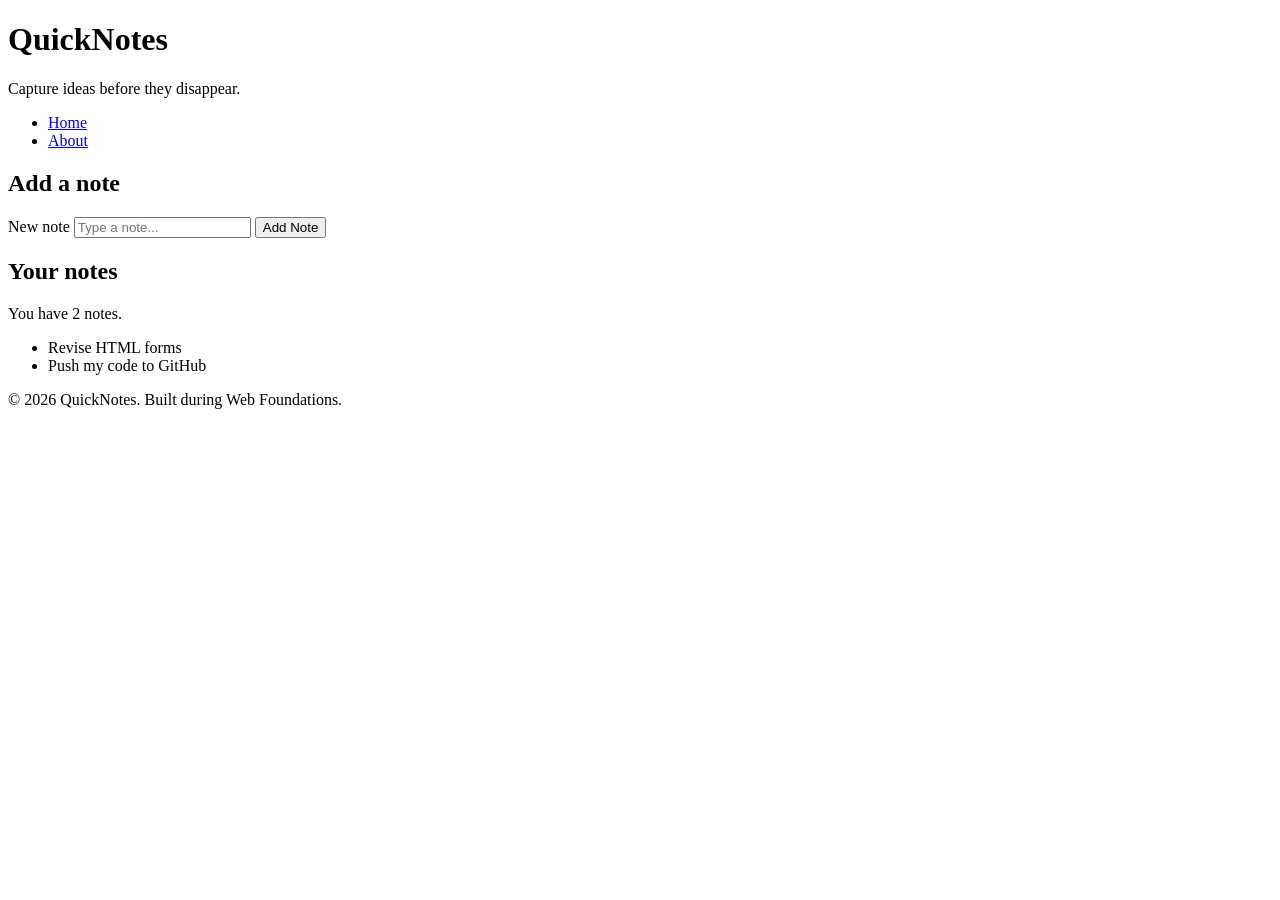
<file: day1/index.html>
<!DOCTYPE html>
<html lang="en">
  <head>
    <meta charset="UTF-8" />
    <meta name="viewport" content="width=device-width, initial-scale=1.0" />
    <title>QuickNotes</title>
  </head>
  <body>
    <header>
      <h1>QuickNotes</h1>
      <p>Capture ideas before they disappear.</p>
      <nav aria-label="Main navigation">
        <ul>
          <li><a href="index.html">Home</a></li>
          <li><a href="about.html">About</a></li>
        </ul>
      </nav>
    </header>

    <main>
      <section>
        <h2>Add a note</h2>
        <form id="note-form">
          <label for="note-input">New note</label>
          <input
            type="text"
            id="note-input"
            placeholder="Type a note..."
          />
          <button type="submit">Add Note</button>
        </form>
      </section>

      <section>
        <h2>Your notes</h2>
        <p id="note-count">You have 2 notes.</p>
        <ul id="notes-list">
          <li>Revise HTML forms</li>
          <li>Push my code to GitHub</li>
        </ul>
      </section>
    </main>

    <footer>
      <p>&copy; 2026 QuickNotes. Built during Web Foundations.</p>
    </footer>
  </body>
</html>
</file>
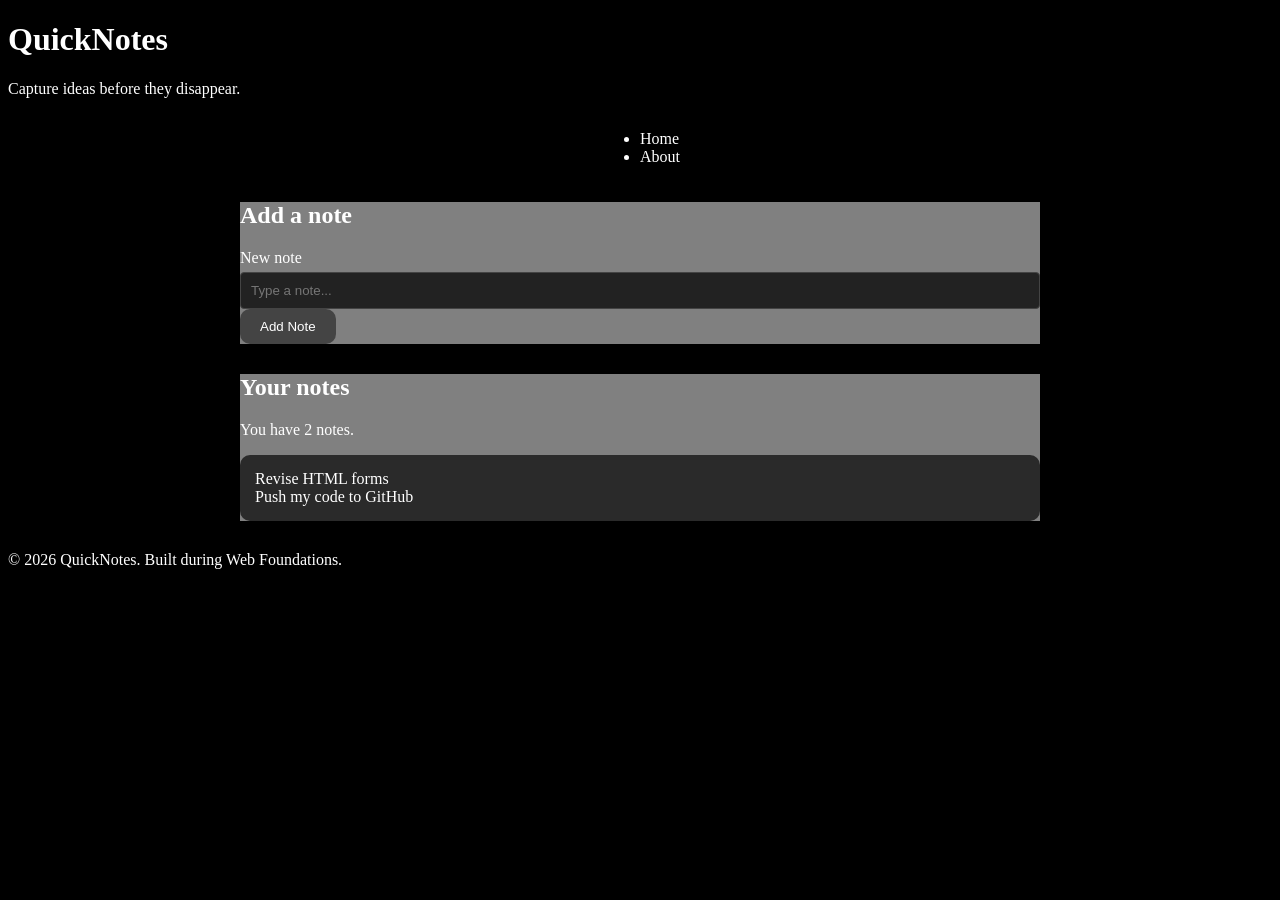
<file: day2/index.html>
<!DOCTYPE html>
<html lang="en">
  <head>
    <meta charset="UTF-8" />
    <meta name="viewport" content="width=device-width, initial-scale=1.0" />
    <title>QuickNotes</title>
    <link rel="stylesheet" href="style.css" />
  </head>
  <body>
    <header>
      <h1>QuickNotes</h1>
      <p>Capture ideas before they disappear.</p>
      <nav aria-label="Main navigation">
        <ul>
          <li><a href="index.html">Home</a></li>
          <li><a href="about.html">About</a></li>
        </ul>
      </nav>
    </header>

    <main>
      <section>
        <h2>Add a note</h2>
        <form id="note-form">
          <label for="note-input">New note</label>
          <input
            type="text"
            id="note-input"
            placeholder="Type a note..."
          />
          <button type="submit">Add Note</button>
        </form>
      </section>

      <section>
        <h2>Your notes</h2>
        <p id="note-count">You have 2 notes.</p>
        <ul id="notes-list">
          <li>Revise HTML forms</li>
          <li>Push my code to GitHub</li>
        </ul>
      </section>
    </main>

    <footer>
      <p>&copy; 2026 QuickNotes. Built during Web Foundations.</p>
    </footer>
  </body>
</html>
</file>
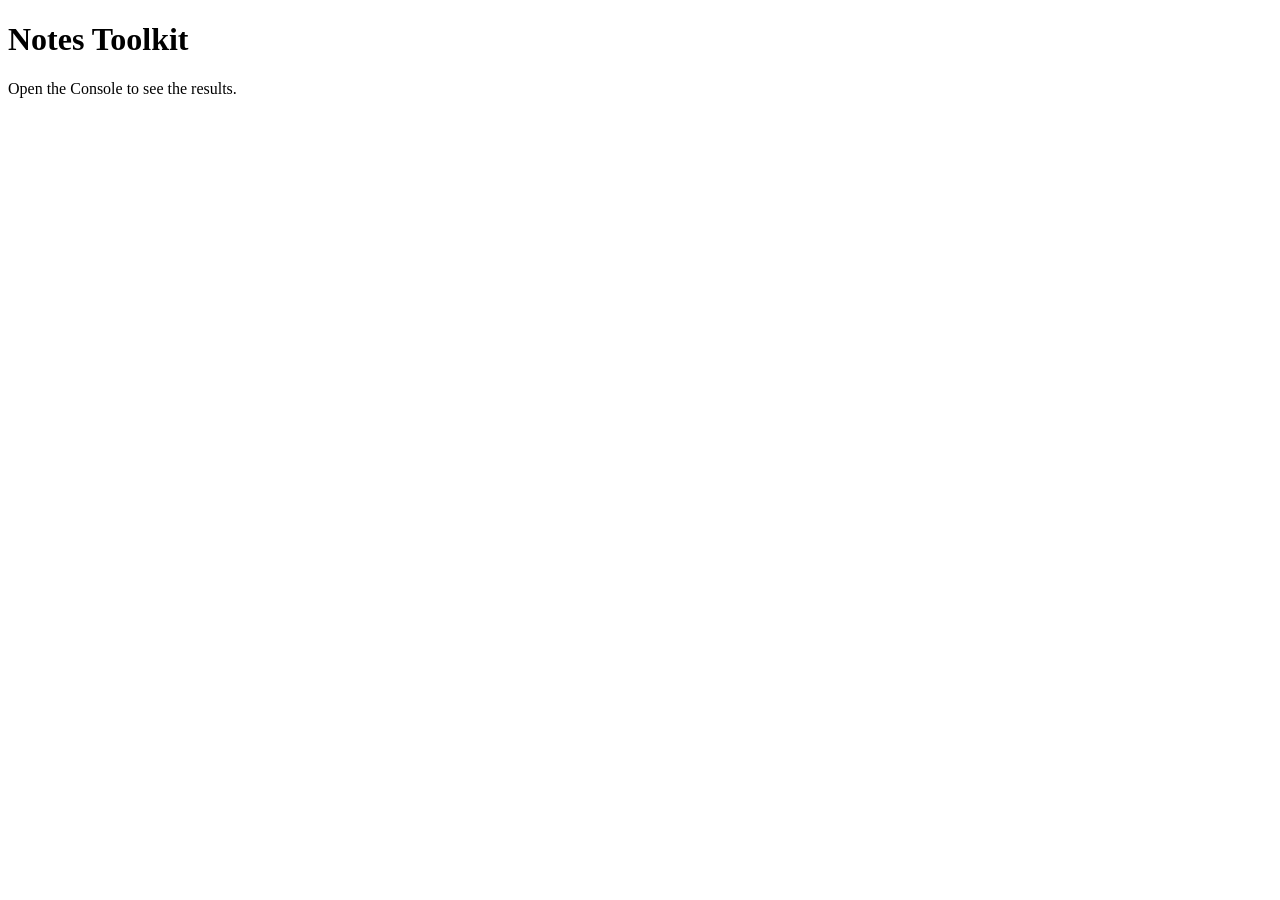
<file: day3/index.html>
<!DOCTYPE html>
<html lang="en">
  <head>
    <meta charset="UTF-8" />
    <meta name="viewport" content="width=device-width, initial-scale=1.0" />
    <title>Notes Toolkit</title>
    <script src="script.js" defer></script>
  </head>
  <body>
    <h1>Notes Toolkit</h1>
    <p>Open the Console to see the results.</p>
  </body>
</html>
</file>
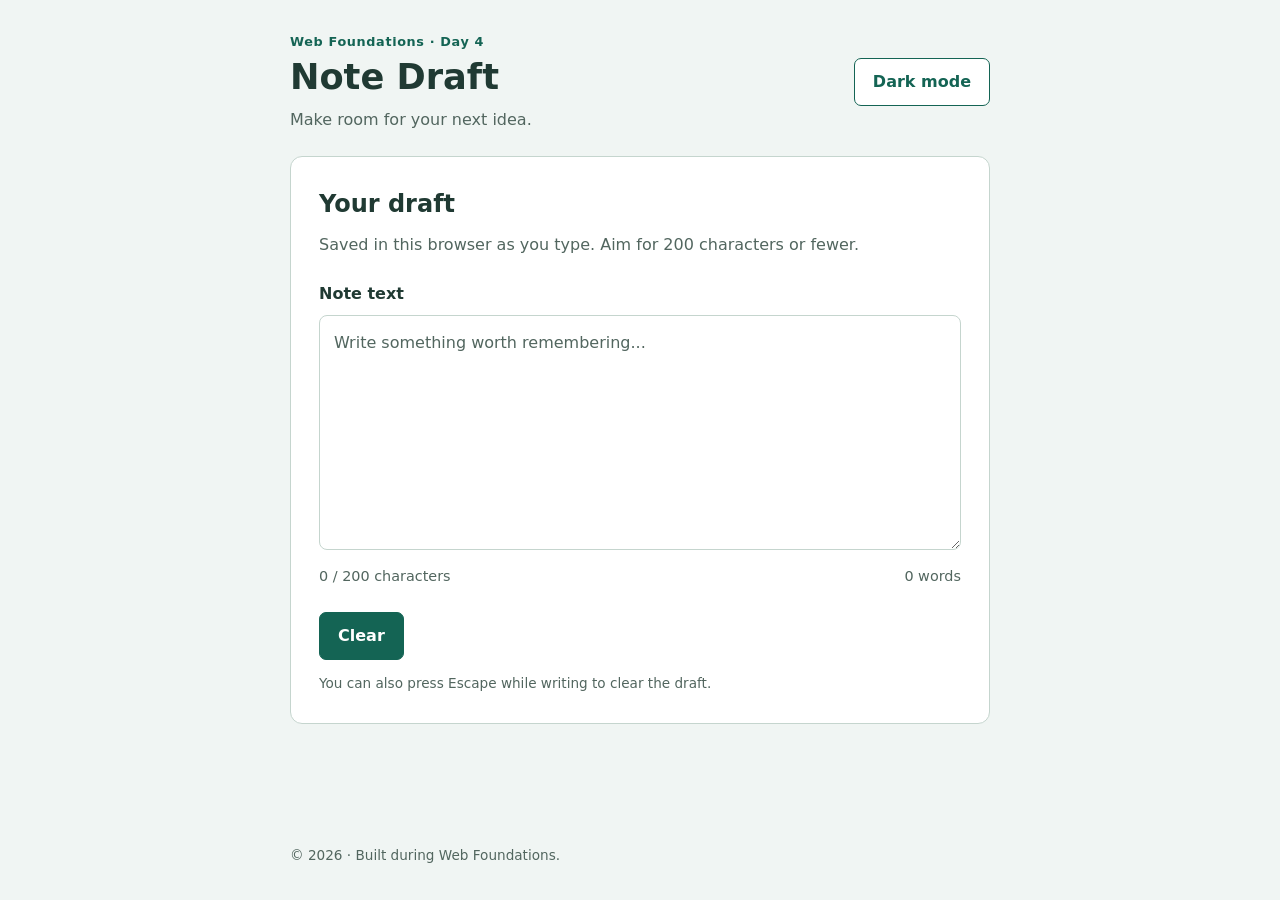
<file: day4/index.html>
<!DOCTYPE html>
<html lang="en">
  <head>
    <meta charset="UTF-8">
    <meta name="viewport" content="width=device-width, initial-scale=1.0">
    <title>Note Draft | Day 4</title>
    <link rel="stylesheet" href="style.css">
    <script src="script.js" defer></script>
  </head>
  <body>
    <header class="page-header">
      <div>
        <p class="eyebrow">Web Foundations · Day 4</p>
        <h1>Note Draft</h1>
        <p>Make room for your next idea.</p>
      </div>
      <button id="theme-toggle" class="outline-button" type="button" aria-pressed="false">
        Dark mode
      </button>
    </header>

    <main>
      <section class="editor" aria-labelledby="editor-title">
        <h2 id="editor-title">Your draft</h2>
        <p id="note-help">Saved in this browser as you type. Aim for 200 characters or fewer.</p>
        <label for="note-text">Note text</label>
        <textarea
          id="note-text"
          name="note-text"
          rows="8"
          placeholder="Write something worth remembering..."
          aria-describedby="note-help char-count word-count"
        ></textarea>

        <div class="counters" aria-live="polite">
          <p id="char-count">0 / 200 characters</p>
          <p id="word-count">0 words</p>
        </div>

        <button id="clear-btn" type="button">Clear</button>
        <p class="keyboard-hint">You can also press Escape while writing to clear the draft.</p>
        <p id="storage-message" class="storage-message" role="status"></p>
      </section>
    </main>

    <footer>
      <p>&copy; 2026 · Built during Web Foundations.</p>
    </footer>
  </body>
</html>
</file>
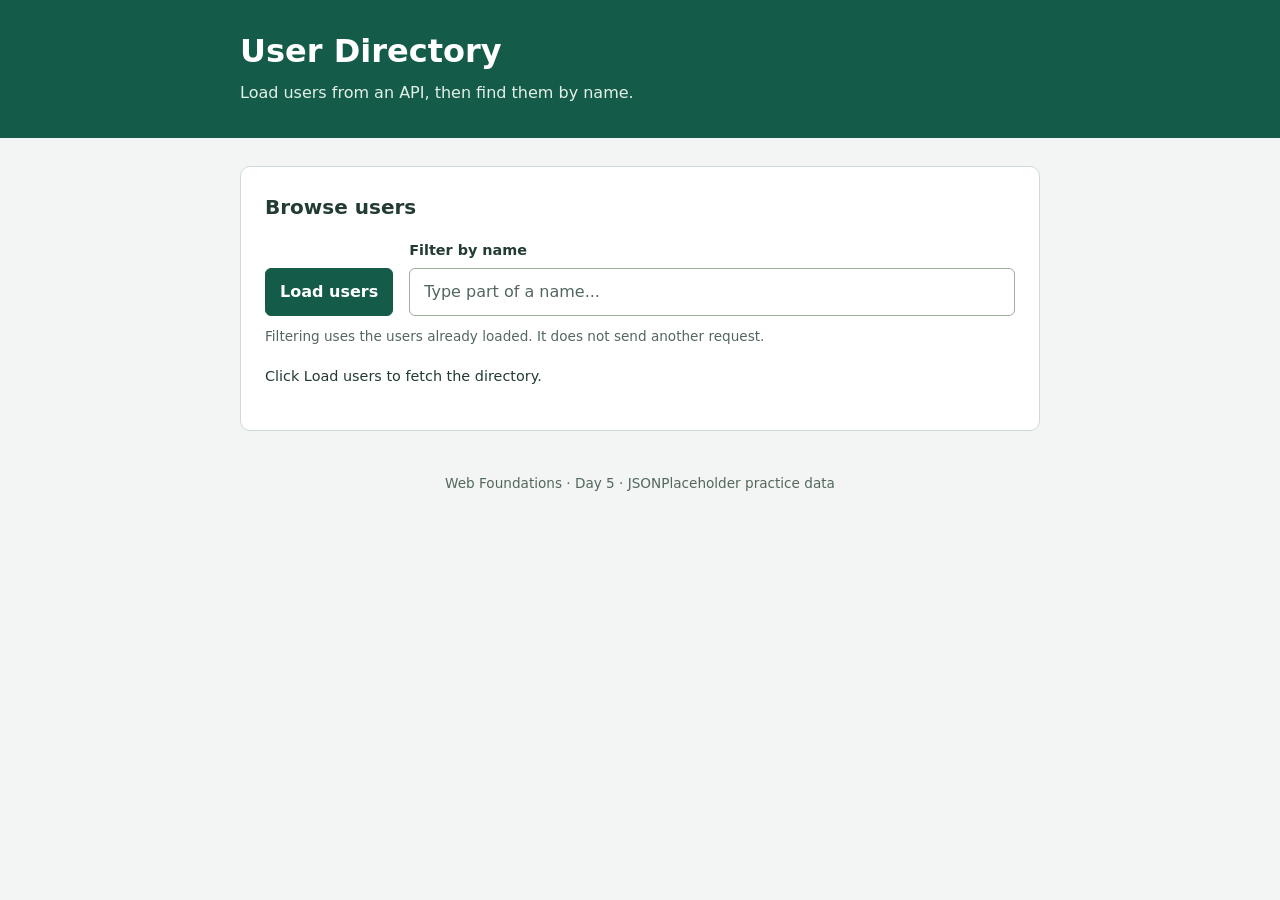
<file: day5/index.html>
<!DOCTYPE html>
<html lang="en">
  <head>
    <meta charset="UTF-8">
    <meta name="viewport" content="width=device-width, initial-scale=1.0">
    <title>User Directory | Day 5</title>
    <script src="users.js" defer></script>
    <style>
      :root {
        --background: #f2f5f3;
        --surface: #ffffff;
        --text: #223b33;
        --muted: #53675d;
        --border: #cedbd3;
        --accent: #145c49;
        --accent-hover: #0b4535;
        --error: #982639;
      }

      *,
      *::before,
      *::after {
        box-sizing: border-box;
      }

      body {
        margin: 0;
        background: var(--background);
        color: var(--text);
        font-family: system-ui, -apple-system, "Segoe UI", sans-serif;
        line-height: 1.6;
      }

      header {
        padding: 32px 20px;
        background: var(--accent);
        color: #ffffff;
      }

      .header-content,
      main {
        max-width: 800px;
        margin: 0 auto;
      }

      h1 {
        margin: 0;
        font-size: 2rem;
        line-height: 1.2;
      }

      header p {
        margin: 10px 0 0;
        color: #e3f0e9;
      }

      main {
        padding-block: 28px;
      }

      section {
        padding: 24px;
        border: 1px solid var(--border);
        border-radius: 10px;
        background: var(--surface);
      }

      h2 {
        margin: 0 0 16px;
        font-size: 1.25rem;
      }

      .controls {
        display: flex;
        align-items: flex-end;
        gap: 16px;
      }

      .filter-field {
        flex: 1;
        min-width: 0;
      }

      label {
        display: block;
        margin-bottom: 6px;
        font-size: 0.9rem;
        font-weight: 600;
      }

      input,
      button {
        min-height: 44px;
        padding: 10px 14px;
        border-radius: 6px;
        font: inherit;
      }

      input {
        width: 100%;
        border: 1px solid #9daf9f;
        background: var(--surface);
        color: var(--text);
      }

      input::placeholder {
        color: var(--muted);
      }

      button {
        flex-shrink: 0;
        border: 1px solid var(--accent);
        background: var(--accent);
        color: #ffffff;
        font-weight: 600;
        cursor: pointer;
      }

      button:hover:not(:disabled) {
        background: var(--accent-hover);
      }

      button:disabled,
      input:disabled {
        opacity: 0.6;
        cursor: wait;
      }

      button:focus-visible,
      input:focus-visible {
        outline: 3px solid var(--accent);
        outline-offset: 3px;
      }

      #filter-help,
      footer {
        color: var(--muted);
        font-size: 0.85rem;
      }

      #filter-help {
        margin: 10px 0 0;
      }

      #status {
        margin: 18px 0;
        font-size: 0.9rem;
      }

      #status.error {
        color: var(--error);
        font-weight: 600;
      }

      #status.success {
        color: var(--accent);
      }

      #users-list {
        display: grid;
        grid-template-columns: repeat(2, minmax(0, 1fr));
        gap: 14px;
        padding: 0;
        margin: 0;
        list-style: none;
      }

      .user-card {
        min-width: 0;
        padding: 16px;
        border: 1px solid var(--border);
        border-left: 4px solid var(--accent);
        border-radius: 7px;
      }

      .user-card h3 {
        margin: 0 0 10px;
        font-size: 1rem;
        overflow-wrap: anywhere;
      }

      .user-card p {
        margin: 4px 0;
        font-size: 0.85rem;
        overflow-wrap: anywhere;
      }

      footer {
        padding: 0 20px 24px;
        text-align: center;
      }

      @media (max-width: 840px) {
        main {
          margin-inline: 20px;
        }
      }

      @media (max-width: 600px) {
        section {
          padding: 20px;
        }

        .controls {
          flex-direction: column;
          align-items: stretch;
        }

        #users-list {
          grid-template-columns: 1fr;
        }
      }
    </style>
  </head>
  <body>
    <header>
      <div class="header-content">
        <h1>User Directory</h1>
        <p>Load users from an API, then find them by name.</p>
      </div>
    </header>

    <main>
      <section aria-labelledby="directory-heading">
        <h2 id="directory-heading">Browse users</h2>
        <div class="controls">
          <button id="load-users" type="button">Load users</button>
          <div class="filter-field">
            <label for="filter-input">Filter by name</label>
            <input
              id="filter-input"
              type="search"
              name="filter"
              placeholder="Type part of a name..."
              aria-describedby="filter-help"
              autocomplete="off"
            >
          </div>
        </div>
        <p id="filter-help">Filtering uses the users already loaded. It does not send another request.</p>
        <p id="status" role="status" aria-live="polite">Click Load users to fetch the directory.</p>
        <ul id="users-list" aria-busy="false"></ul>
      </section>
    </main>

    <footer>
      <p>Web Foundations · Day 5 · JSONPlaceholder practice data</p>
    </footer>
  </body>
</html>
</file>
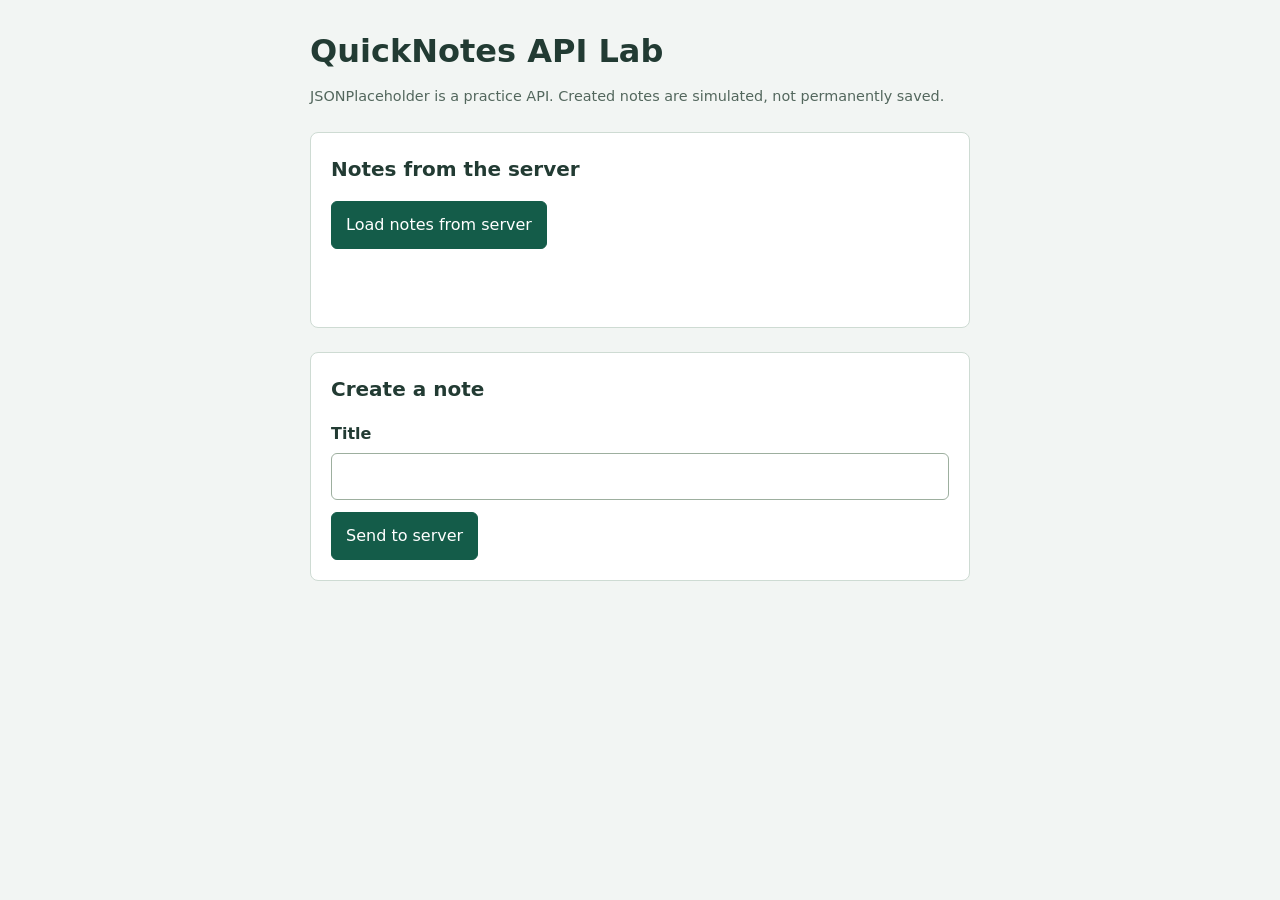
<file: practice/api-lab/index.html>
<!DOCTYPE html>
<html lang="en">
  <head>
    <meta charset="UTF-8">
    <meta name="viewport" content="width=device-width, initial-scale=1.0">
    <title>QuickNotes API Lab</title>
    <script src="app.js" defer></script>
    <style>
      * {
        box-sizing: border-box;
      }

      body {
        max-width: 700px;
        margin: 32px auto;
        padding: 0 20px;
        background: #f2f5f3;
        color: #223b33;
        font-family: system-ui, -apple-system, "Segoe UI", sans-serif;
        line-height: 1.6;
      }

      h1 {
        margin-bottom: 8px;
        line-height: 1.2;
      }

      .api-hint {
        color: #53675d;
        font-size: 0.9rem;
      }

      section {
        margin-top: 24px;
        padding: 20px;
        border: 1px solid #cedbd3;
        border-radius: 8px;
        background: #ffffff;
      }

      h2 {
        margin-top: 0;
        font-size: 1.25rem;
      }

      button,
      input {
        min-height: 44px;
        padding: 10px 14px;
        border-radius: 6px;
        font: inherit;
      }

      button {
        border: 1px solid #145c49;
        background: #145c49;
        color: #ffffff;
        cursor: pointer;
      }

      button:hover:not(:disabled) {
        background: #0b4535;
      }

      button:disabled,
      input:disabled {
        opacity: 0.6;
        cursor: wait;
      }

      label {
        display: block;
        margin-bottom: 6px;
        font-weight: 600;
      }

      input {
        display: block;
        width: 100%;
        margin-bottom: 12px;
        border: 1px solid #9daf9f;
      }

      button:focus-visible,
      input:focus-visible {
        outline: 3px solid #145c49;
        outline-offset: 3px;
      }

      #status {
        min-height: 1.6em;
      }

      #notes-list {
        padding: 0;
        list-style: none;
      }

      #notes-list li {
        padding-block: 10px;
        border-bottom: 1px solid #cedbd3;
        overflow-wrap: anywhere;
      }
    </style>
  </head>
  <body>
    <header>
      <h1>QuickNotes API Lab</h1>
      <p class="api-hint">JSONPlaceholder is a practice API. Created notes are simulated, not permanently saved.</p>
    </header>

    <main>
      <section aria-labelledby="load-heading">
        <h2 id="load-heading">Notes from the server</h2>
        <button id="load-btn" type="button">Load notes from server</button>
        <p id="status" role="status" aria-live="polite"></p>
        <ul id="notes-list"></ul>
      </section>

      <section aria-labelledby="create-heading">
        <h2 id="create-heading">Create a note</h2>
        <form id="note-form">
          <label for="title-input">Title</label>
          <input id="title-input" name="title" type="text" autocomplete="off">
          <button type="submit">Send to server</button>
        </form>
      </section>
    </main>
  </body>
</html>
</file>
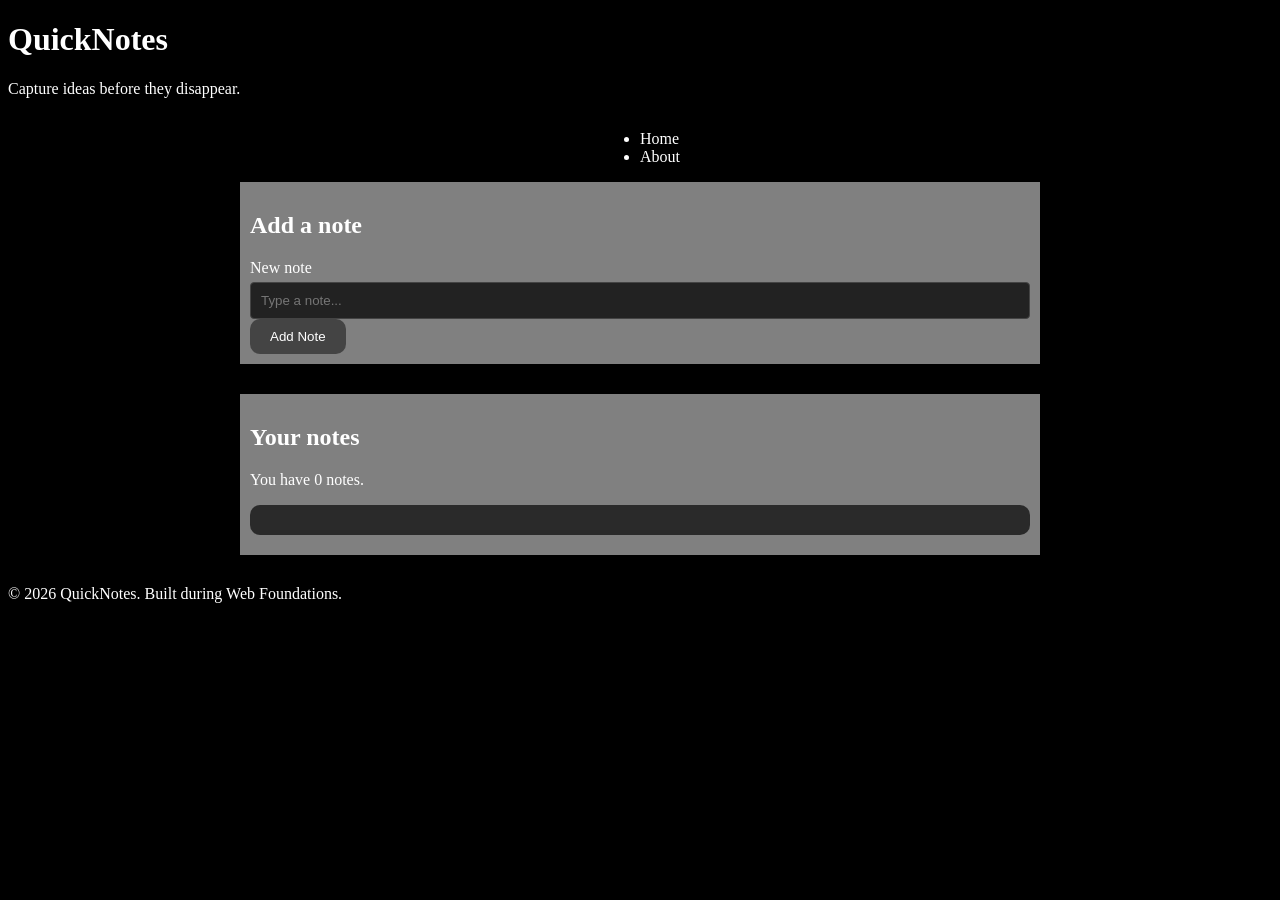
<file: practice/quicknotes-day1/index.html>
<!DOCTYPE html>
<html lang="en">
  <head>
    <meta charset="UTF-8" />
    <meta name="viewport" content="width=device-width, initial-scale=1.0" />
    <title>QuickNotes</title>
    <link rel="stylesheet" href="style.css" />
    <script src="script.js" defer></script>
  </head>
  <body>
    <header>
      <h1>QuickNotes</h1>
      <p>Capture ideas before they disappear.</p>
      <nav aria-label="Main navigation">
        <ul>
          <li><a href="index.html">Home</a></li>
          <li><a href="about.html">About</a></li>
        </ul>
      </nav>
    </header>

    <main>
      <section>
        <h2>Add a note</h2>
        <form id="note-form">
          <label for="note-input">New note</label>
          <input
            type="text"
            id="note-input"
            placeholder="Type a note..."
          />
          <button type="submit">Add Note</button>
        </form>
      </section>

      <section>
        <h2>Your notes</h2>
        <p id="note-count">You have 0 notes.</p>
        <ul id="notes-list"></ul>
      </section>
    </main>

    <footer>
      <p>&copy; 2026 QuickNotes. Built during Web Foundations.</p>
    </footer>
  </body>
</html>
</file>
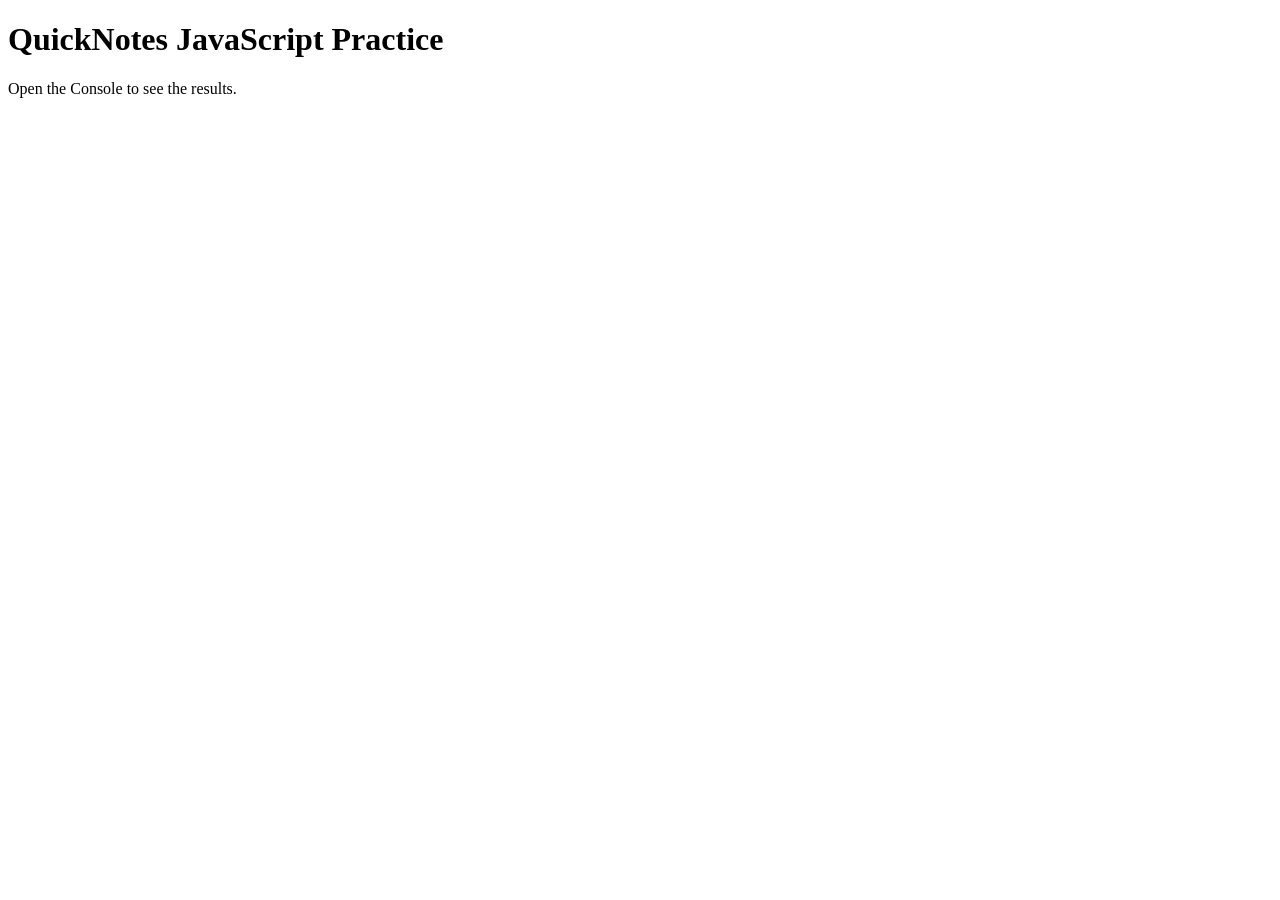
<file: practice/quicknotes-day3/index.html>
<!DOCTYPE html>
<html lang="en">
  <head>
    <meta charset="UTF-8" />
    <meta name="viewport" content="width=device-width, initial-scale=1.0" />
    <title>QuickNotes Day 3 Practice</title>
    <script src="script.js" defer></script>
  </head>
  <body>
    <h1>QuickNotes JavaScript Practice</h1>
    <p>Open the Console to see the results.</p>
  </body>
</html>
</file>
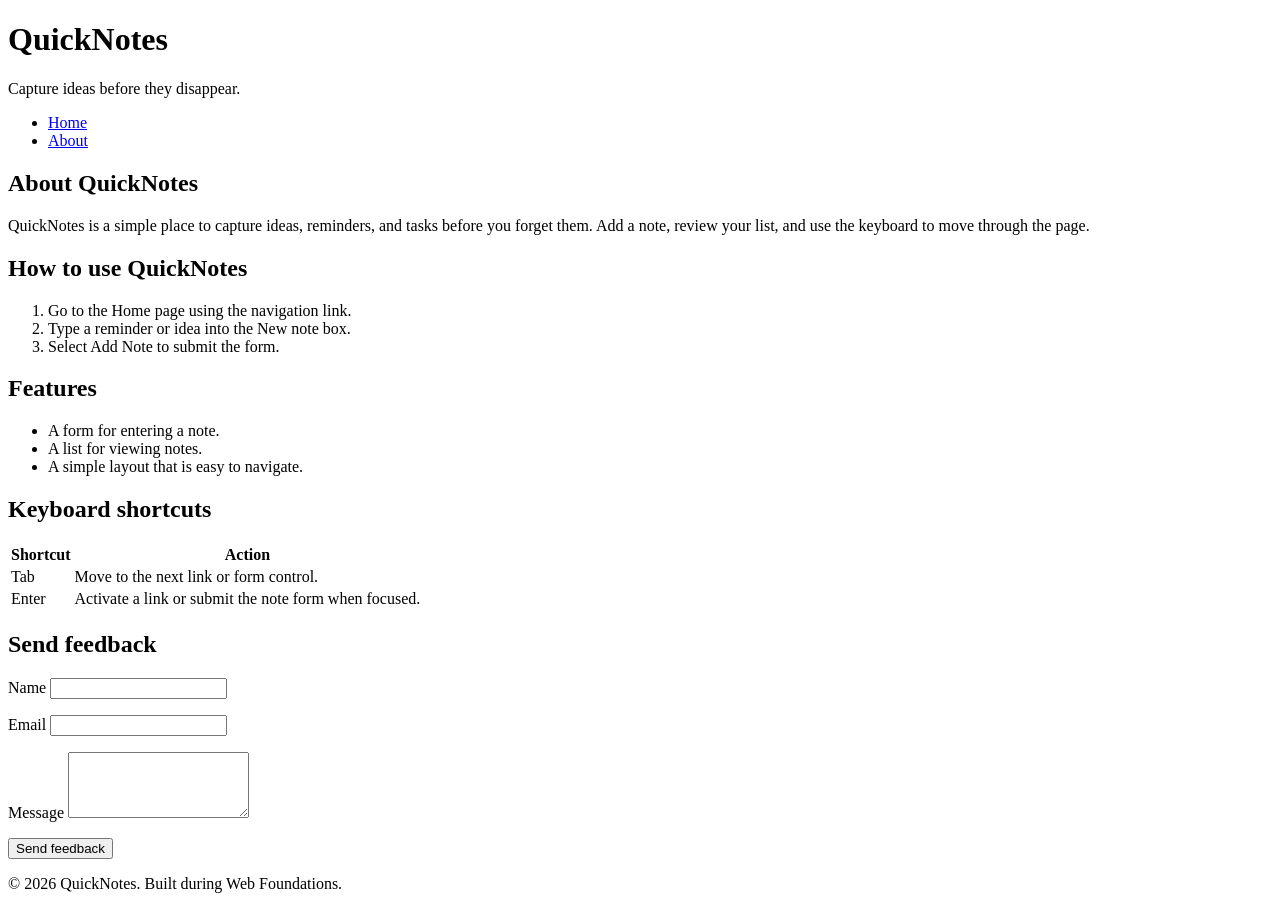
<file: day1/about.html>
<!DOCTYPE html>
<html lang="en">
  <head>
    <meta charset="UTF-8" />
    <meta name="viewport" content="width=device-width, initial-scale=1.0" />
    <title>About QuickNotes</title>
  </head>
  <body>
    <header>
      <h1>QuickNotes</h1>
      <p>Capture ideas before they disappear.</p>
      <nav aria-label="Main navigation">
        <ul>
          <li><a href="index.html">Home</a></li>
          <li><a href="about.html">About</a></li>
        </ul>
      </nav>
    </header>

    <main>
      <h2>About QuickNotes</h2>
      <p>
        QuickNotes is a simple place to capture ideas, reminders, and tasks
        before you forget them. Add a note, review your list, and use the
        keyboard to move through the page.
      </p>

      <section>
        <h2>How to use QuickNotes</h2>
        <ol>
          <li>Go to the Home page using the navigation link.</li>
          <li>Type a reminder or idea into the New note box.</li>
          <li>Select Add Note to submit the form.</li>
        </ol>
      </section>

      <section>
        <h2>Features</h2>
        <ul>
          <li>A form for entering a note.</li>
          <li>A list for viewing notes.</li>
          <li>A simple layout that is easy to navigate.</li>
        </ul>
      </section>

      <section>
        <h2>Keyboard shortcuts</h2>
        <table>
          <thead>
            <tr>
              <th scope="col">Shortcut</th>
              <th scope="col">Action</th>
            </tr>
          </thead>
          <tbody>
            <tr>
              <td>Tab</td>
              <td>Move to the next link or form control.</td>
            </tr>
            <tr>
              <td>Enter</td>
              <td>Activate a link or submit the note form when focused.</td>
            </tr>
          </tbody>
        </table>
      </section>

      <section>
        <h2>Send feedback</h2>
        <form id="feedback-form">
          <p>
            <label for="feedback-name">Name</label>
            <input
              type="text"
              id="feedback-name"
              name="name"
              required
            />
          </p>

          <p>
            <label for="feedback-email">Email</label>
            <input
              type="email"
              id="feedback-email"
              name="email"
              required
            />
          </p>

          <p>
            <label for="feedback-message">Message</label>
            <textarea
              id="feedback-message"
              name="message"
              rows="4"
              required
            ></textarea>
          </p>

          <button type="submit">Send feedback</button>
        </form>
      </section>
    </main>

    <footer>
      <p>&copy; 2026 QuickNotes. Built during Web Foundations.</p>
    </footer>
  </body>
</html>
</file>
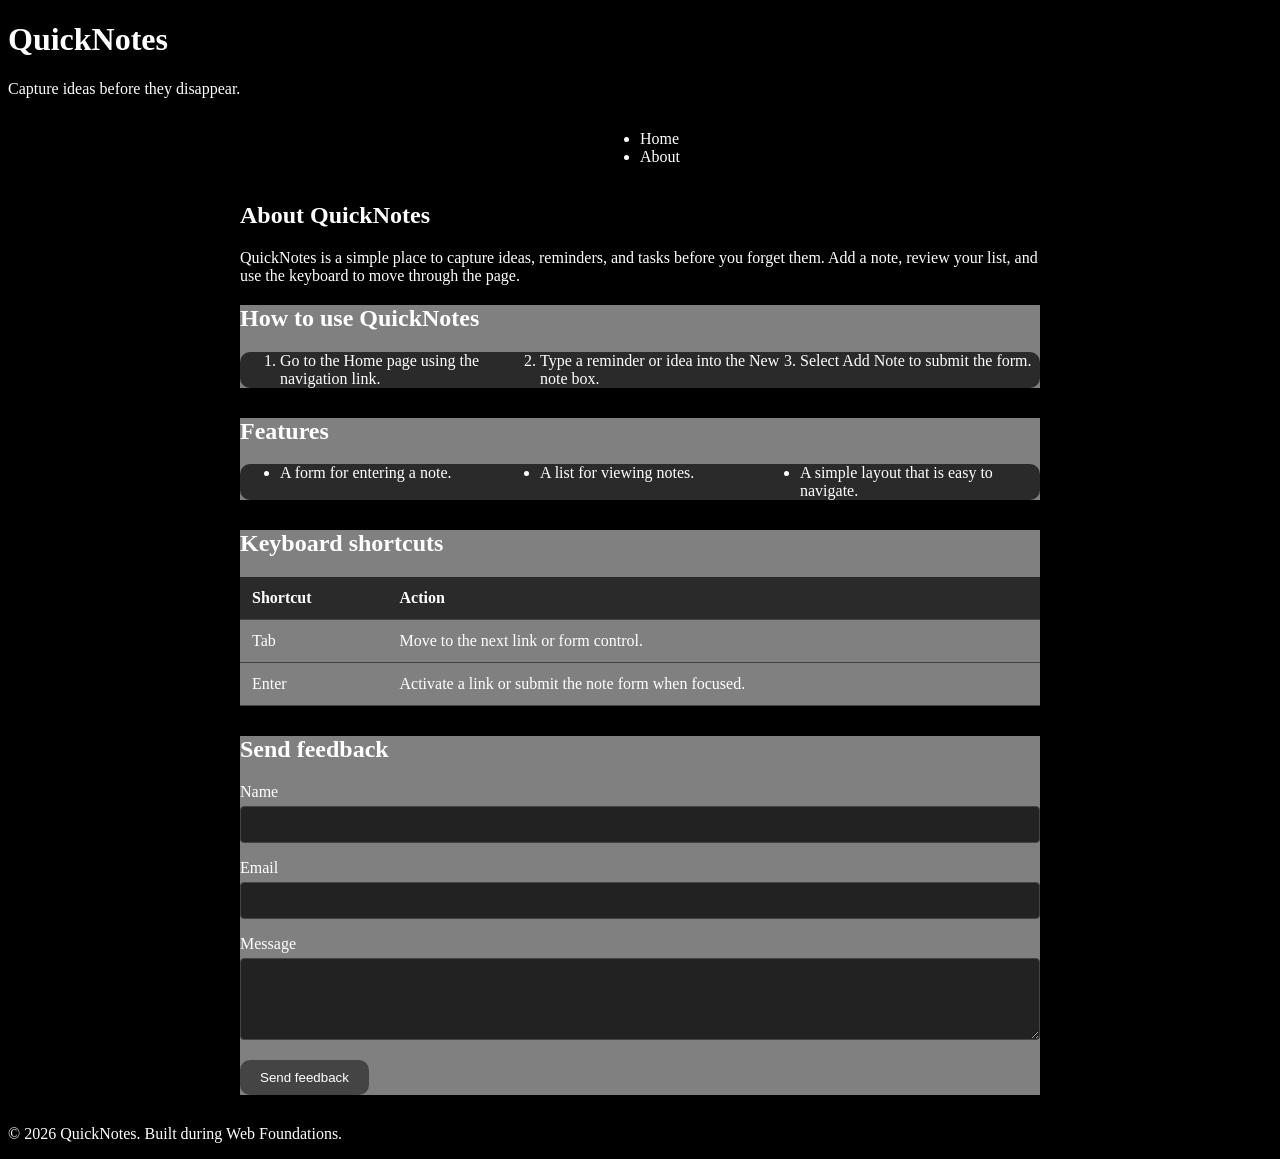
<file: day2/about.html>
<!DOCTYPE html>
<html lang="en">
  <head>
    <meta charset="UTF-8" />
    <meta name="viewport" content="width=device-width, initial-scale=1.0" />
    <title>About QuickNotes</title>
    <link rel="stylesheet" href="style.css" />
  </head>
  <body>
    <header>
      <h1>QuickNotes</h1>
      <p>Capture ideas before they disappear.</p>
      <nav aria-label="Main navigation">
        <ul>
          <li><a href="index.html">Home</a></li>
          <li><a href="about.html">About</a></li>
        </ul>
      </nav>
    </header>

    <main>
      <h2>About QuickNotes</h2>
      <p>
        QuickNotes is a simple place to capture ideas, reminders, and tasks
        before you forget them. Add a note, review your list, and use the
        keyboard to move through the page.
      </p>

      <section>
        <h2>How to use QuickNotes</h2>
        <ol class="features">
          <li>Go to the Home page using the navigation link.</li>
          <li>Type a reminder or idea into the New note box.</li>
          <li>Select Add Note to submit the form.</li>
        </ol>
      </section>

      <section>
        <h2>Features</h2>
        <ul class="features">
          <li>A form for entering a note.</li>
          <li>A list for viewing notes.</li>
          <li>A simple layout that is easy to navigate.</li>
        </ul>
      </section>

      <section>
        <h2>Keyboard shortcuts</h2>
        <table>
          <thead>
            <tr>
              <th scope="col">Shortcut</th>
              <th scope="col">Action</th>
            </tr>
          </thead>
          <tbody>
            <tr>
              <td>Tab</td>
              <td>Move to the next link or form control.</td>
            </tr>
            <tr>
              <td>Enter</td>
              <td>Activate a link or submit the note form when focused.</td>
            </tr>
          </tbody>
        </table>
      </section>

      <section>
        <h2>Send feedback</h2>
        <form id="feedback-form">
          <p>
            <label for="feedback-name" >Name</label>
            <input
              type="text"
              id="feedback-name"
              name="name"
              required
            />
          </p>

          <p>
            <label for="feedback-email">Email</label>
            <input
              type="email"
              id="feedback-email"
              name="email"
              required
            />
          </p>

          <p>
            <label for="feedback-message">Message</label>
            <textarea
              id="feedback-message"
              name="message"
              rows="4"
              required
            ></textarea>
          </p>

          <button type="submit">Send feedback</button>
        </form>
      </section>
    </main>

    <footer>
      <p>&copy; 2026 QuickNotes. Built during Web Foundations.</p>
    </footer>
  </body>
</html>
</file>
<file: day2/style.css>
* {
    box-sizing: border-box; 
}

body {
    background-color: black;
    color: white;
    font-weight: 100;
}

nav {
    display: flex;
    justify-content: center;
    gap: 16px;
}

nav a{
    text-decoration: none;
    color: white;
    transition: color 0.3s ease;
}

nav a:hover{
    color: red;
}

main {
    max-width: 800px;
    margin: auto;
}

section {
    background-color: grey;
    padding: 10;
    margin-bottom: 30px;
}

.features {
    display: grid;
    background-color: #2a2a2a;
    grid-template-columns: repeat(auto-fit, minmax(180px, 1fr));
    gap: 20px;
    border-radius: 10px;
}

#notes-list {
    list-style: none;
    background-color:#2a2a2a;
    padding: 15px;
    margin-bottom: 10px;
    border-radius: 10px;
}

button {
    background-color: #444;
    color: white;
    border: none;
    padding: 10px 20px;
    border-radius: 10px;
    cursor: pointer;
    transition: background-color 0.3s ease;
}

button:hover {
    background-color: #ffe607;
    color: black;
}
table {
    width: 100%;
    border-collapse: collapse;
    margin-top: 15px;
}
th, td {
    padding: 12px;
    text-align: left;
    border-bottom: 1px solid #444;
}
th {
    background-color: #2a2a2a;
    color: #fff;
}
input[type="text"],
input[type="email"],
textarea {
    width: 100%;
    padding: 10px;
    margin-top: 5px;
    background-color: #222;
    border: 1px solid #444;
    color: white;
    border-radius: 4px;
}
@media (max-width: 600px) {
    header {
        padding: 10px;
    }

    header h1 {
        font-size: 1.8rem;
    }
}
</file>
<file: day4/style.css>
:root {
  color-scheme: light;
  --background: #f0f5f3;
  --surface: #ffffff;
  --text: #203a33;
  --muted: #52665f;
  --border: #c5d5ce;
  --accent: #146454;
  --accent-hover: #0c4c3f;
  --on-accent: #ffffff;
  --warning: #995500;
  --over: #ad263a;
}

body.dark {
  color-scheme: dark;
  --background: #111e1a;
  --surface: #1b2c25;
  --text: #edf7f1;
  --muted: #b8cdc0;
  --border: #496053;
  --accent: #a5dfbf;
  --accent-hover: #c6eed7;
  --on-accent: #173728;
  --warning: #ffba65;
  --over: #ff899d;
}

*,
*::before,
*::after {
  box-sizing: border-box;
}

body {
  margin: 0;
  min-height: 100vh;
  display: flex;
  flex-direction: column;
  background: var(--background);
  color: var(--text);
  font-family: system-ui, -apple-system, "Segoe UI", sans-serif;
  line-height: 1.6;
}

.page-header,
main,
footer {
  width: min(100% - 40px, 700px);
  margin-inline: auto;
}

.page-header {
  display: flex;
  align-items: center;
  justify-content: space-between;
  gap: 20px;
  padding-block: 32px 24px;
}

.page-header p,
h1,
h2 {
  margin: 0;
}

h1 {
  font-size: 2.2rem;
  line-height: 1.2;
  margin-block: 4px 8px;
}

.eyebrow {
  color: var(--accent);
  font-size: 0.8rem;
  font-weight: 700;
  letter-spacing: 0.05em;
}

main {
  flex: 1;
}

.editor {
  background: var(--surface);
  border: 1px solid var(--border);
  border-radius: 12px;
  padding: 28px;
}

#note-help,
.keyboard-hint,
.page-header > div > p:last-child {
  color: var(--muted);
}

#note-help {
  margin-block: 8px 24px;
}

label {
  display: block;
  margin-bottom: 8px;
  font-weight: 600;
}

textarea {
  width: 100%;
  min-height: 200px;
  padding: 14px;
  resize: vertical;
  border: 1px solid var(--border);
  border-radius: 8px;
  background: var(--surface);
  color: var(--text);
  font: inherit;
}

textarea::placeholder {
  color: var(--muted);
}

textarea:focus-visible,
button:focus-visible {
  outline: 3px solid var(--accent);
  outline-offset: 3px;
}

.counters {
  display: flex;
  flex-wrap: wrap;
  justify-content: space-between;
  gap: 4px 16px;
  margin-block: 8px 24px;
  color: var(--muted);
  font-size: 0.9rem;
}

.counters p {
  margin: 0;
}

.warning {
  color: var(--warning);
}

.over {
  color: var(--over);
  font-weight: 700;
}

button {
  min-height: 44px;
  padding: 10px 18px;
  border: 1px solid var(--accent);
  border-radius: 7px;
  background: var(--accent);
  color: var(--on-accent);
  font: inherit;
  font-weight: 600;
  cursor: pointer;
}

button:hover {
  background: var(--accent-hover);
  border-color: var(--accent-hover);
}

.outline-button {
  flex-shrink: 0;
  background: var(--surface);
  color: var(--accent);
}

.outline-button:hover {
  background: var(--accent);
  color: var(--on-accent);
}

.keyboard-hint {
  margin-bottom: 0;
  font-size: 0.85rem;
}

.storage-message {
  color: var(--warning);
  font-size: 0.9rem;
}

.storage-message:empty {
  display: none;
}

footer {
  padding-block: 20px;
  color: var(--muted);
  font-size: 0.85rem;
}

@media (max-width: 600px) {
  .page-header {
    align-items: flex-start;
    flex-direction: column;
    gap: 16px;
    padding-top: 24px;
  }

  .editor {
    padding: 20px;
  }

  h1 {
    font-size: 1.9rem;
  }
}
</file>
<file: practice/quicknotes-day1/style.css>
* {
    box-sizing: border-box; 
}

body {
    background-color: black;
    color: white;
    font-weight: 100;
}

nav {
    display: flex;
    justify-content: center;
    gap: 16px;
}

nav a{
    text-decoration: none;
    color: white;
    transition: color 0.3s ease;
}

nav a:hover{
    color: red;
}

main {
    max-width: 800px;
    margin: auto;
}

section {
    background-color: grey;
    padding: 10px;
    margin-bottom: 30px;
}

.features {
    display: grid;
    background-color: #2a2a2a;
    grid-template-columns: repeat(auto-fit, minmax(180px, 1fr));
    gap: 20px;
    border-radius: 10px;
}

#notes-list {
    list-style: none;
    background-color:#2a2a2a;
    padding: 15px;
    margin-bottom: 10px;
    border-radius: 10px;
}

button {
    background-color: #444;
    color: white;
    border: none;
    padding: 10px 20px;
    border-radius: 10px;
    cursor: pointer;
    transition: background-color 0.3s ease;
}

button:hover {
    background-color: #ffe607;
    color: black;
}
table {
    width: 100%;
    border-collapse: collapse;
    margin-top: 15px;
}
th, td {
    padding: 12px;
    text-align: left;
    border-bottom: 1px solid #444;
}
th {
    background-color: #2a2a2a;
    color: #fff;
}
input[type="text"],
input[type="email"],
textarea {
    width: 100%;
    padding: 10px;
    margin-top: 5px;
    background-color: #222;
    border: 1px solid #444;
    color: white;
    border-radius: 4px;
}
@media (max-width: 600px) {
    header {
        padding: 10px;
    }

    header h1 {
        font-size: 1.8rem;
    }
}

/* The lab adds a text span and a Delete button to each note. */
.note {
    display: flex;
    justify-content: space-between;
    align-items: center;
    gap: 12px;
    padding: 12px 0;
}

.note span {
    min-width: 0;
    overflow-wrap: anywhere;
}

.delete-btn {
    background-color: #8e0000;
    color: white;
    padding: 6px 12px;
    font-size: 0.85rem;
    flex-shrink: 0;
}

.delete-btn:hover {
    background-color: #6b0000;
    color: white;
}
</file>
